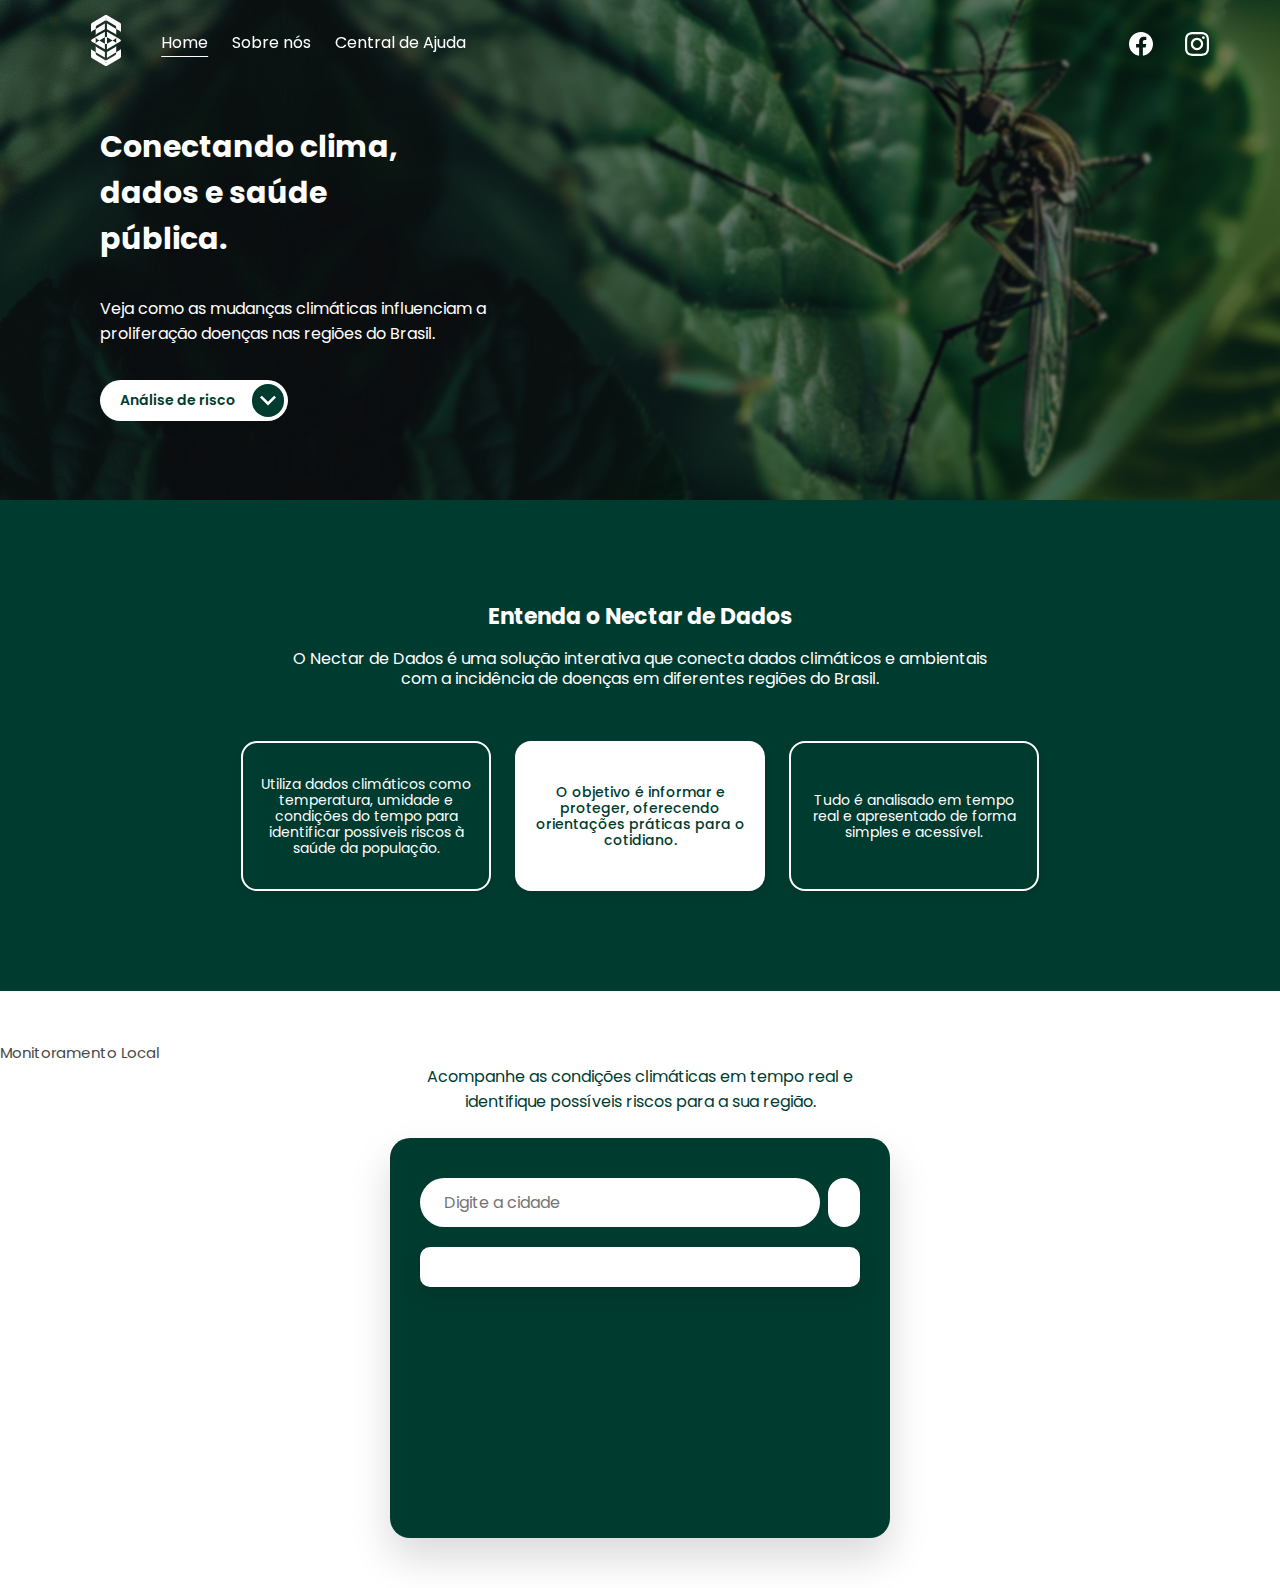
<file: index.html>
<!DOCTYPE html>
<html lang="pt-br">

<head>
    <meta charset="UTF-8">
    <meta name="viewport" content="width=device-width, initial-scale=1.0">

    <link rel="stylesheet" href="./css/style.css">
    <link rel="stylesheet" href="/css/style-index.css">
    <script src="./js/index.js" defer></script>
    <script src="/js/solution.js" defer></script>

    <!-- Ícones do Font Awesome -->
    <link rel="stylesheet" href="https://use.fontawesome.com/releases/v5.6.3/css/all.css"
        integrity="sha384-UHRtZLI+pbxtHCWp1t77Bi1L4ZtiqrqD80Kn4Z8NTSRyMA2Fd33n5dQ8lWUE00s/" crossorigin="anonymous">

    <!-- Ícones do Google Material -->
    <link rel="stylesheet"
        href="https://fonts.googleapis.com/css2?family=Material+Symbols+Outlined:opsz,wght,FILL,GRAD@24,400,0,0" />
    <title>Nectar de Dados</title>
</head>

<body>
    <header>


        <!-- Cabeçalho principal -->
        <div class="header-content">
            <div class="start-header">
                <!-- Logos -->
                <div class="img-logo">
                    <img src="./img/logo.svg" alt="Logo do Nectar de Dados">
                </div>

                <!-- Menu de navegação desktop -->
                <nav class="menu" id="inicio" aria-label="Menu principal">
                    <ul>
                        <li><a id="active" href="#">Home</a></li>
                        <li><a href="./assets/sobre.html">Sobre nós</a></li>
                        <li><a href="./assets/central.html">Central de Ajuda</a></li>
                    </ul>
                </nav>
            </div>

            <!-- Botão de abrir menu mobile -->
            <div class="btn-abrir-menu" id="btn-menu">
                <span class="material-symbols-outlined icon" aria-label="Abrir menu">menu</span>
            </div>

            <!-- Menu mobile -->
            <div class="menu-mobile" id="menu-mobile">
                <div class="btn-fechar">
                    <span class="material-symbols-outlined icon" aria-label="Fechar menu">close</span>
                </div>
                <nav aria-label="Menu mobile">
                    <ul>
                        <li><a id="active" href="#">Home</a></li>
                        <li><a href="./assets/sobre.html">Sobre nós</a></li>
                        <li><a href="./assets/central.html">Central de Ajuda</a></li>
                </nav>
            </div>
            <div class="overlay-menu" id="overlay-menu"></div>


            <!-- Redes sociais no topo -->
            <div class="topo">
                <ul class="box-redes-sociais" aria-label="Redes sociais">
                    <li class="facebook">
                        <a href="#" target="_blank" referrerpolicy="no-referrer"
                            aria-label="Ir para o Facebook do Necta de Dados"><img src="./img/facebook.svg"
                                alt="Logo do Facebook"></a>
                    </li>
                    <li class="instagram">
                        <a href="#" target="_blank" referrerpolicy="no-referrer"
                            aria-label="Ir para o Instagram do Necta de Dados"><img src="./img/instagram.svg"
                                alt="Logo do Instagram"></a>
                    </li>
                </ul>
            </div>
        </div>
    </header>


    <main>
        <section class="hero">
            <h1>Conectando clima, dados e saúde pública.</h1>
            <p>Veja como as mudanças climáticas influenciam a proliferação doenças nas regiões do Brasil.</p>

            <div class="button-topo">
                <a href="#">Análise de risco <img src="./img/arrow-drop-material.svg" alt=""></a>
            </div>
        </section>



        <section class="container-entenda">
            <div class="text-entenda">
                <h2>Entenda o Nectar de Dados</h2>
                <p>O Nectar de Dados é uma solução interativa que conecta dados climáticos e ambientais com a incidência
                    de doenças em diferentes regiões do Brasil.</p>
            </div>

            <div class="gp-card">
                <article class="card">
                    <p>Utiliza dados climáticos como temperatura, umidade e condições do tempo para identificar
                        possíveis riscos à saúde da população. </p>
                </article>

                <article class="card-white">
                    <p>O objetivo é informar e proteger, oferecendo orientações práticas para o cotidiano.</p>
                </article>

                <article class="card">
                    <p>Tudo é analisado em tempo real e apresentado de forma simples e acessível.</p>
                </article>
            </div>
        </section>

        <section class="container-monitoramento">
            <h2>Monitoramento Local</h2>
            <p>Acompanhe as condições climáticas em tempo real e identifique possíveis riscos para a sua região.</p>

            <div class="container-solution">
                <form id="weather-form">
                    <input type="text" id="city-input" placeholder="Digite a cidade" autocomplete="off" required>
                    <button type="submit"><i class="fas fa-search"></i></button>
                </form>

                <div class="weather-result" id="weather-result"></div>

                <div class="export-buttons" id="export-buttons">
                    <button id="export-json">Exportar JSON</button>
                    <button id="export-csv">Exportar CSV</button>
                    <button id="export-txt">Exportar TXT</button>
                </div>
        </section>
    </main>


</body>

</html>
</file>
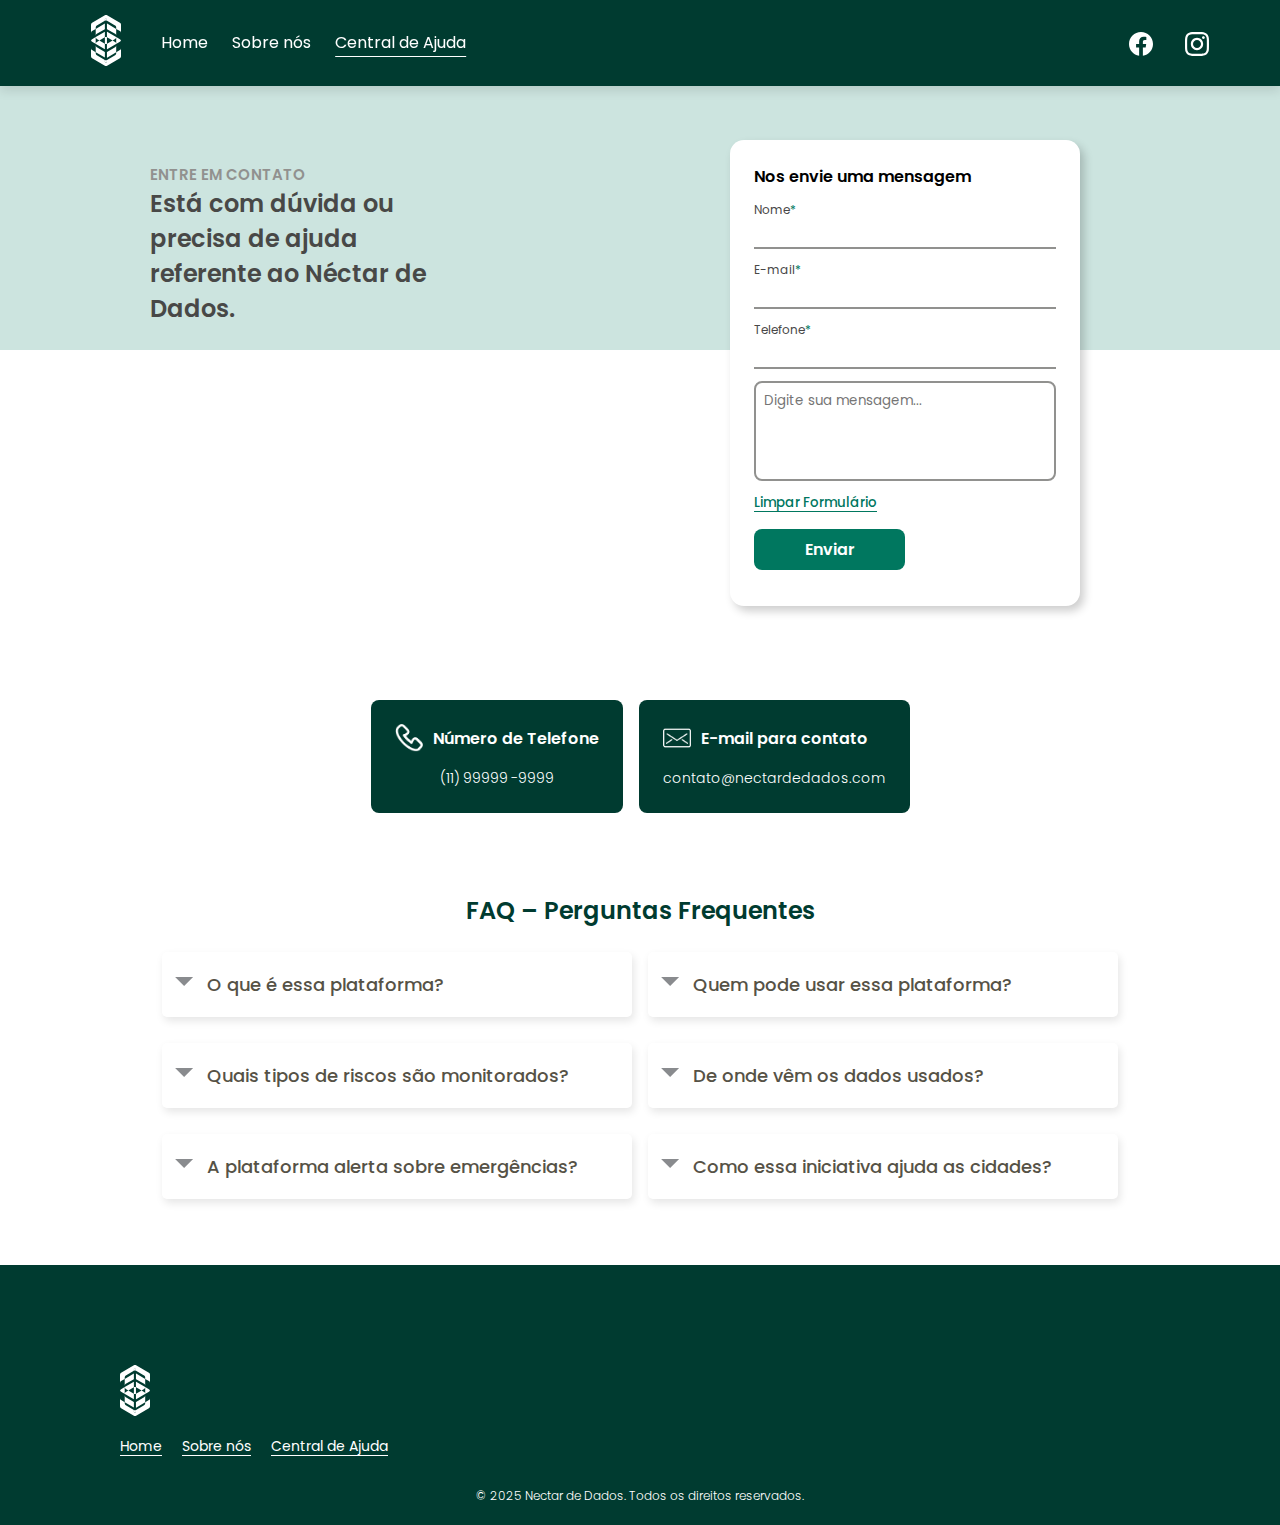
<file: assets/central.html>
<!DOCTYPE html>
<html lang="pt-br">

<head>
    <meta charset="UTF-8">
    <meta name="viewport" content="width=device-width, initial-scale=1.0">

    <link rel="stylesheet" href="../css/style.css">
    <link rel="stylesheet" href="../css/style-contact.css">
    <script src="../js/index.js" defer></script>
    <script src="../js/central.js" defer></script>

    <!-- Ícones do Google Material -->
    <link rel="stylesheet"
        href="https://fonts.googleapis.com/css2?family=Material+Symbols+Outlined:opsz,wght,FILL,GRAD@24,400,0,0" />
    <title>Central de Ajuda Nectar de Dados</title>
</head>

<body>
    <header>


        <!-- Cabeçalho principal -->
        <div class="header-content">
            <div class="start-header">
                <!-- Logos -->
                <div class="img-logo">
                    <img src="../img/logo.svg" alt="Logo do Nectar de Dados">
                </div>

                <!-- Menu de navegação desktop -->
                <nav class="menu" id="inicio" aria-label="Menu principal">
                    <ul>
                        <li><a href="../index.html">Home</a></li>
                        <li><a href="./sobre.html">Sobre nós</a></li>
                        <li><a id="active" href="#">Central de Ajuda</a></li>
                    </ul>
                </nav>
            </div>

            <!-- Botão de abrir menu mobile -->
            <div class="btn-abrir-menu" id="btn-menu">
                <span class="material-symbols-outlined icon" aria-label="Abrir menu">menu</span>
            </div>

            <!-- Menu mobile -->
            <div class="menu-mobile" id="menu-mobile">
                <div class="btn-fechar">
                    <span class="material-symbols-outlined icon" aria-label="Fechar menu">close</span>
                </div>
                <nav aria-label="Menu mobile">
                    <ul>
                        <li><a href="../index.html">Home</a></li>
                        <li><a href="./sobre.html">Sobre nós</a></li>
                        <li><a id="active" href="#">Central de Ajuda</a></li>
                </nav>
            </div>
            <div class="overlay-menu" id="overlay-menu"></div>


            <!-- Redes sociais no topo -->
            <div class="topo">
                <ul class="box-redes-sociais" aria-label="Redes sociais">
                    <li class="facebook">
                        <a href="#" target="_blank" referrerpolicy="no-referrer"
                            aria-label="Ir para o Facebook do Necta de Dados"><img src="../img/facebook.svg"
                                alt="Logo do Facebook"></a>
                    </li>
                    <li class="instagram">
                        <a href="#" target="_blank" referrerpolicy="no-referrer"
                            aria-label="Ir para o Instagram do Necta de Dados"><img src="../img/instagram.svg"
                                alt="Logo do Instagram"></a>
                    </li>
                </ul>
            </div>
        </div>
    </header>


    <main>
        <section class="contact-form">
            <div class="text-contact">
                <h2>ENTRE EM CONTATO</h2>
                <h1>Está com dúvida ou precisa de ajuda referente ao Néctar de Dados.</h1>
            </div>

            <form novalidate>
                <fieldset>
                    <legend>Nos envie uma mensagem</legend>
                    <div class="dados">
                        <label for="idNome">Nome<strong>*</strong></label>
                        <input type="text" name="nome" id="idNome" minlength="3" maxlength="100" required type="text">
                    </div>
                    <div class="dados">
                        <label for="idEmail">E-mail<strong>*</strong></label>
                        <input type="email" name="email" id="idEmail" minlength="5" maxlength="50" required
                            type="email">
                    </div>
                    <div class="dados">
                        <label for="idTel">Telefone<strong>*</strong></label>
                        <input type="tel" name="tel" id="idTel" minlength="10" maxlength="15" required type="tel"
                            pattern="^\(?\d{2}\)?\s?\d{4,5}-?\d{4}$">
                    </div>
                    <div class="dados">
                        <label for="mensagem"></label>
                        <textarea id="mensagem" name="mensagem" rows="4" placeholder="Digite sua mensagem..."
                            required></textarea>
                    </div>
                    <div class="dados">
                        <button type="reset" id="btnReset">Limpar Formulário</button>
                        <button type="submit" id="btnEnviar">Enviar</button>
                    </div>
                </fieldset>
            </form>
        </section>

        <section class="contact-info">
            <article>
                <div class="info-top">
                    <img src="../img/phone.png" alt="Ícone de telefone">
                    <h3>Número de Telefone</h3>
                </div>
                <strong>(11)</strong> <strong> 99999</strong> <strong>-9999</strong>
            </article>

            <article>
                <div class="info-top">
                    <img src="../img/email.png" alt="Ícone de email">
                    <h3>E-mail para contato</h3>
                </div>
                <p>contato@nectardedados.com</p>
            </article>
        </section>


        <section class="container-faq" id="container-tele" role="tabpanel" aria-labelledby="tele">
            <fieldset>
                <legend>FAQ – Perguntas Frequentes</legend>
                <form>
                    <ul class="faq">
                        <!-- perguntas e respostas -->
                        <li>
                            <input type="radio" name="acordeon" id="primeiro">
                            <label for="primeiro" aria-controls="resposta1" aria-expanded="false">O que é essa
                                plataforma?</label>
                            <div class="resposta" id="resposta1">
                                <p>É uma ferramenta interativa que apresenta dados climáticos e ambientais com foco em
                                    riscos urbanos, ajudando a população a compreender e se prevenir contra situações
                                    como calor extremo, enchentes e qualidade do ar ruim.</p>
                            </div>
                        </li>
                        <li>
                            <input type="radio" name="acordeon" id="segundo">
                            <label for="segundo" aria-controls="resposta2" aria-expanded="false">Quem pode usar essa
                                plataforma?</label>
                            <div class="resposta" id="resposta2">
                                <p>Qualquer pessoa! A interface é intuitiva e pensada para ser acessível a todos,
                                    incluindo moradores de áreas vulneráveis, estudantes, profissionais da saúde e
                                    gestores públicos.
                                </p>
                            </div>
                        </li>
                        <li>
                            <input type="radio" name="acordeon" id="terceiro">
                            <label for="terceiro" aria-controls="resposta3" aria-expanded="false">Quais tipos de riscos
                                são monitorados?</label>
                            <div class="resposta" id="resposta3">
                                <p>A plataforma avalia riscos como ondas de calor, alagamentos, umidade excessiva, clima
                                    seco e situações que favorecem doenças respiratórias ou de veiculação hídrica.</p>
                            </div>
                        </li>
                        <li>
                            <input type="radio" name="acordeon" id="quarto">
                            <label for="quarto" aria-controls="resposta4" aria-expanded="false">De onde vêm os dados
                                usados?</label>
                            <div class="resposta" id="resposta4">
                                <p>Os dados são obtidos a partir de fontes públicas e confiáveis, como APIs
                                    meteorológicas e bases de dados ambientais.</p>
                            </div>
                        </li>
                        <li>
                            <input type="radio" name="acordeon" id="quinto">
                            <label for="quinto" aria-controls="resposta5" aria-expanded="false">A plataforma alerta
                                sobre emergências?</label>
                            <div class="resposta" id="resposta5">
                                <p>Ela não substitui sistemas oficiais de alerta, mas oferece orientações preventivas
                                    com base nas condições atuais, auxiliando na preparação e resposta a eventos
                                    climáticos.</p>
                            </div>
                        </li>
                        <li>
                            <input type="radio" name="acordeon" id="sexto">
                            <label for="sexto" aria-controls="resposta6" aria-expanded="false">Como essa iniciativa
                                ajuda as cidades?</label>
                            <div class="resposta" id="resposta6">
                                <p>Ao tornar dados acessíveis, promove conscientização, contribui para ações preventivas
                                    e fortalece o planejamento urbano voltado à resiliência climática.</p>
                            </div>
                        </li>
                    </ul>
                </form>
            </fieldset>
        </section>
    </main>

    <footer>
        <img src="../img/logo.svg" alt="Logo do Nectar de Dados">

        <ul>
            <li><a href="../index.html">Home</a></li>
            <li><a href="./sobre.html">Sobre nós</a></li>
            <li><a href="#">Central de Ajuda</a></li>
        </ul>

        <p>&copy; 2025 Nectar de Dados. Todos os direitos reservados.</p>
    </footer>

    <div id="mensagem-flutuante">Formulário armazenado dentro do localStorage</div>
</body>

</html>
</file>
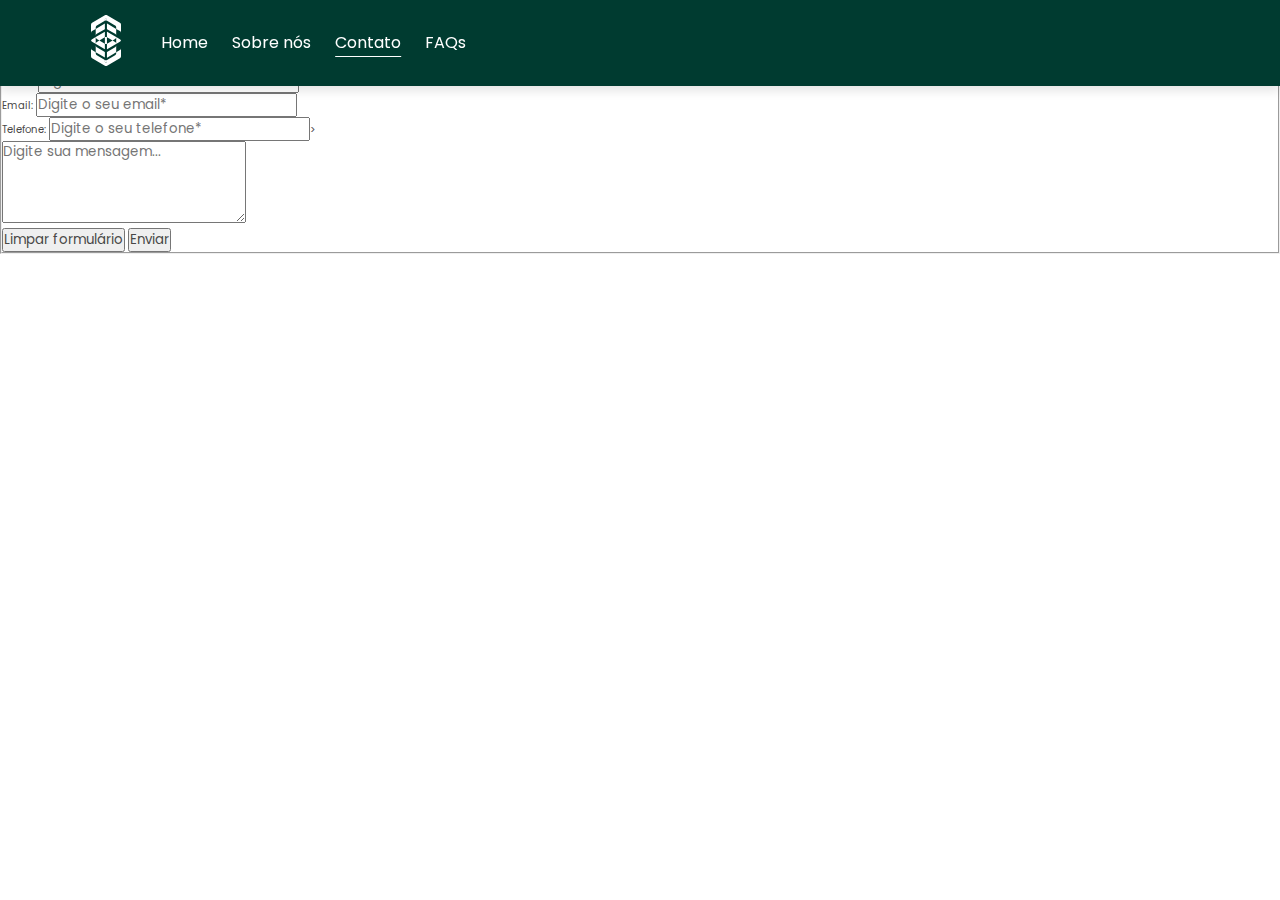
<file: assets/contato.html>
<!DOCTYPE html>
<html lang="pt-br">

<head>
    <meta charset="UTF-8">
    <meta name="viewport" content="width=device-width, initial-scale=1.0">

    <link rel="stylesheet" href="../css/style.css">
    <link rel="stylesheet" href="../css/style-about.css">
    <script src="../js/index.js" defer></script>

    <!-- Ícones do Font Awesome -->
    <link rel="stylesheet" href="https://use.fontawesome.com/releases/v5.6.3/css/all.css"
        integrity="sha384-UHRtZLI+pbxtHCWp1t77Bi1L4ZtiqrqD80Kn4Z8NTSRyMA2Fd33n5dQ8lWUE00s/" crossorigin="anonymous">

    <!-- Ícones do Google Material -->
    <link rel="stylesheet"
        href="https://fonts.googleapis.com/css2?family=Material+Symbols+Outlined:opsz,wght,FILL,GRAD@24,400,0,0" />
    <title>Sobre Nectar de Dados</title>
</head>

<body>
    <header>


        <!-- Cabeçalho principal -->
        <div class="header-content">
            <div class="start-header">
                <!-- Logos -->
                <div class="img-logo">
                    <img src="../img/logo.svg" alt="">
                </div>

                <!-- Menu de navegação desktop -->
                <nav class="menu" id="inicio" aria-label="Menu principal">
                    <ul>
                        <li><a href="../index.html">Home</a></li>
                        <li><a href="./sobre.html">Sobre nós</a></li>
                        <li><a id="active" href="#">Contato</a></li>
                        <li><a href="./faq.html">FAQs</a></li>
                        
                    </ul>
                </nav>
            </div>

            <!-- Botão de abrir menu mobile -->
            <div class="btn-abrir-menu" id="btn-menu">
                <span class="material-symbols-outlined icon" aria-label="Abrir menu">menu</span>
            </div>

            <!-- Menu mobile -->
            <div class="menu-mobile" id="menu-mobile">
                <div class="btn-fechar">
                    <span class="material-symbols-outlined icon" aria-label="Fechar menu">close</span>
                </div>
                <nav aria-label="Menu mobile">
                    <ul>
                        <li><a href="../index.html">Home</a></li>
                        <li><a href="./sobre.html">Sobre nós</a></li>
                        <li><a id="active" href="#">Contato</a></li>
                        <li><a href="./faq.html">FAQs</a></li>
                        
                </nav>
            </div>
            <div class="overlay-menu" id="overlay-menu"></div>


            <!-- Redes sociais no topo -->
            <div class="topo">
                <ul class="box-redes-sociais" aria-label="Redes sociais">
                    <li class="facebook">
                        <a href="#" target="_blank" referrerpolicy="no-referrer"
                            aria-label="Ir para o Facebook do IMREA"><i class="fab fa-facebook-f icon"></i></a>
                    </li>
                    <li class="instagram">
                        <a href="#" target="_blank" referrerpolicy="no-referrer"
                            aria-label="Ir para o Instagram do IMREA"><i class="fab fa-instagram icon"></i></a>
                    </li>
                </ul>
            </div>
        </div>
    </header>


    <main>
        <section class="contact-form">
            <div class="text-contact">
                <h2>ENTRE EM CONTATO</h2>
                <h1>Está com dúvida ou precisa de ajuda referente ao projeto.</h1>
            </div>

            <form novalidate>
                <fieldset>
                    <legend>Dados para contato</legend>
                    <div>
                        <label for="idNome">Nome:</label>
                        <input type="text" name="nome" id="idNome" placeholder="Digite o seu nome*" minlength="3" maxlength="100"
                            required type="text">
                    </div>
                    <div>
                        <label for="idEmail">Email:</label>
                        <input type="email" name="email" id="idEmail" placeholder="Digite o seu email*" minlength="5" maxlength="50"
                            required type="email">
                    </div>
                    <div>
                        <label for="idTel">Telefone:</label>
                        <input type="tel" name="tel" id="idTel" placeholder="Digite o seu telefone*" minlength="10" maxlength="15"
                            required type="tel" pattern="^\(?\d{2}\)?\s?\d{4,5}-?\d{4}$">>
                    </div>
                    <div>
                        <label for="mensagem"></label>
                        <textarea id="mensagem" name="mensagem" rows="4" placeholder="Digite sua mensagem..."
                            required></textarea>
                    </div>
                    <div>
                        <button type="reset" id="btnReset">Limpar formulário</button>
                        <button type="submit" id="btnEnviar">Enviar</button>
                    </div>
                </fieldset>
            </form>
        </section>
    </main>
</body>

</html>
</file>
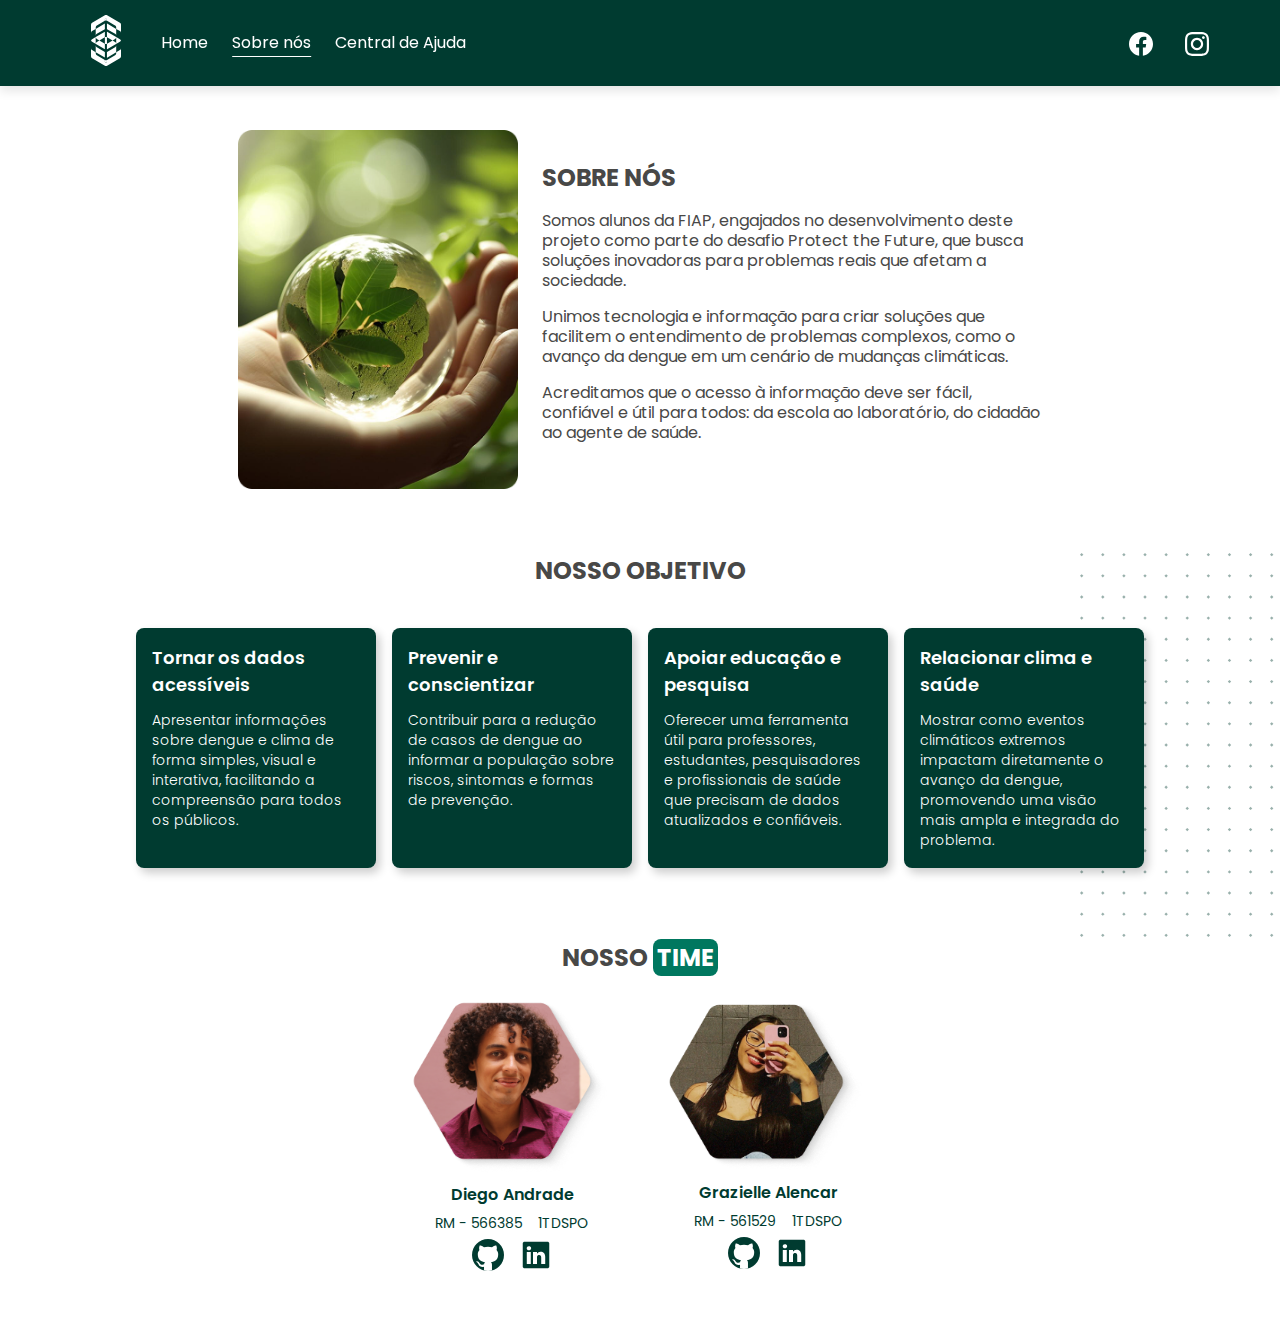
<file: assets/sobre.html>
<!DOCTYPE html>
<html lang="pt-br">

<head>
    <meta charset="UTF-8">
    <meta name="viewport" content="width=device-width, initial-scale=1.0">

    <link rel="stylesheet" href="../css/style.css">
    <link rel="stylesheet" href="../css/style-about.css">
    <script src="../js/index.js" defer></script>

    <!-- Ícones do Google Material -->
    <link rel="stylesheet"
        href="https://fonts.googleapis.com/css2?family=Material+Symbols+Outlined:opsz,wght,FILL,GRAD@24,400,0,0" />
    <title>Sobre Nectar de Dados</title>
</head>

<body>
    <header>


        <!-- Cabeçalho principal -->
        <div class="header-content">
            <div class="start-header">
                <!-- Logos -->
                <div class="img-logo">
                    <img src="../img/logo.svg" alt="Logo do Nectar de Dados">
                </div>

                <!-- Menu de navegação desktop -->
                <nav class="menu" id="inicio" aria-label="Menu principal">
                    <ul>
                        <li><a href="../index.html">Home</a></li>
                        <li><a id="active" href="#">Sobre nós</a></li>
                        <li><a href="./central.html">Central de Ajuda</a></li>
                    </ul>
                </nav>
            </div>

            <!-- Botão de abrir menu mobile -->
            <div class="btn-abrir-menu" id="btn-menu">
                <span class="material-symbols-outlined icon" aria-label="Abrir menu">menu</span>
            </div>

            <!-- Menu mobile -->
            <div class="menu-mobile" id="menu-mobile">
                <div class="btn-fechar">
                    <span class="material-symbols-outlined icon" aria-label="Fechar menu">close</span>
                </div>
                <nav aria-label="Menu mobile">
                    <ul>
                        <li><a href="../index.html">Home</a></li>
                        <li><a id="active" href="#">Sobre nós</a></li>
                        <li><a href="./central.html">Central de Ajuda</a></li>
                    </ul>
                </nav>
            </div>
            <div class="overlay-menu" id="overlay-menu"></div>


            <!-- Redes sociais no topo -->
            <div class="topo">
                <ul class="box-redes-sociais" aria-label="Redes sociais">
                    <li class="facebook">
                        <a href="#" target="_blank" referrerpolicy="no-referrer"
                            aria-label="Ir para o Facebook do Necta de Dados"><img src="../img/facebook.svg" alt="Logo do Facebook"></a>
                    </li>
                    <li class="instagram">
                        <a href="#" target="_blank" referrerpolicy="no-referrer"
                            aria-label="Ir para o Instagram do Necta de Dados"><img src="../img/instagram.svg" alt="Logo do Instagram"></a>
                    </li>
                </ul>
            </div>
        </div>
    </header>

    <main>
        <section class="sobre">
            <img src="../img/img-sobre.png" alt="">

            <div class="info-sobre">
                <h2>SOBRE NÓS</h2>
                <p>Somos alunos da FIAP, engajados no desenvolvimento deste projeto como parte do desafio Protect the
                    Future, que busca soluções inovadoras para problemas reais que afetam a sociedade.</p>

                <p>Unimos tecnologia e informação para criar soluções que facilitem o entendimento de problemas
                    complexos, como o avanço da dengue em um cenário de mudanças climáticas.</p>

                <p>Acreditamos que o acesso à informação deve ser fácil, confiável e útil para todos: da escola ao
                    laboratório, do cidadão ao agente de saúde.</p>
            </div>
        </section>

        <section class="obj">
            <img class="img-team" src="../img/style-background.svg" alt="">
            <h2>NOSSO OBJETIVO</h2>

            <div class="card-obj">
                <article>
                    <h3>Tornar os dados acessíveis</h3>
                    <p>Apresentar informações sobre dengue e clima de forma simples, visual e interativa, facilitando a
                        compreensão para todos os públicos.</p>
                </article>

                <article>
                    <h3>Prevenir e conscientizar</h3>
                    <p>Contribuir para a redução de casos de dengue ao informar a população sobre riscos, sintomas e
                        formas de prevenção.</p>
                </article>

                <article>
                    <h3>Apoiar educação e pesquisa</h3>
                    <p>Oferecer uma ferramenta útil para professores, estudantes, pesquisadores e profissionais de saúde
                        que precisam de dados atualizados e confiáveis.</p>
                </article>

                <article>
                    <h3>Relacionar clima e saúde</h3>
                    <p>Mostrar como eventos climáticos extremos impactam diretamente o avanço da dengue, promovendo uma
                        visão mais ampla e integrada do problema.</p>
                </article>
            </div>
        </section>

        <section class="team">

            <h2>NOSSO <strong>TIME</strong></h2>

            <div class="gp-card">
                <article class="card">
                    <div class="card-image">
                        <img src="../img/img-diego.png" alt="Imagem do integrante Diego Andrade">
                    </div>
                    <div class="card-info">
                        <h3>Diego Andrade</h3>
                        <div class="paragraph-about">
                            <p>RM - 566385</p>
                            <p>1TDSPO</p>
                        </div>
                    </div>
                    <div class="card-icons">
                        <a href="https://github.com/diandrade" target="_blank" referrerpolicy="no-referrer"><img
                                src="../img/github.svg" alt="Logo do github"></a>
                        <a href="https://www.linkedin.com/in/andradedossantosdiego?utm_source=share&utm_campaign=share_via&utm_content=profile&utm_medium=android_app"
                            target="_blank" referrerpolicy="no-referrer"><img src="../img/linkedin.svg"
                                alt="Logo do linkedin"></a>
                    </div>
                </article>

                <article class="card">
                    <div class="card-image">
                        <img src="../img/img-grazi.png" alt="Imagem da integrante Grazielle Alencar">
                    </div>
                    <div class="card-info">
                        <h3>Grazielle Alencar</h3>
                        <div class="paragraph-about">
                            <p>RM - 561529</p>
                            <p>1TDSPO</p>
                        </div>
                    </div>
                    <div class="card-icons">
                        <a href="https://github.com/grazialencar" target="_blank" rel="noreferrer"><img
                                src="../img/github.svg" alt="Logo do github"></a>
                        <a href="https://www.linkedin.com/in/grazielle-alencar/" target="_blank" rel="noreferrer"><img
                                src="../img/linkedin.svg" alt="Logo do linkedin"></a>
                    </div>
                </article>
            </div>
        </section>
    </main>
</body>

</html>
</file>
<file: css/style.css>
@import url(https://fonts.googleapis.com/css2?family=Poppins:ital,wght@0,100;0,200;0,300;0,400;0,500;0,600;0,700;0,800;0,900;1,100;1,200;1,300;1,400;1,500;1,600;1,700;1,800;1,900&family=Source+Sans+3:ital,wght@0,200..900;1,200..900&display=swap);*{margin:0;padding:0;box-sizing:border-box;font-family:"Poppins",sans-serif;font-weight:400;font-style:normal;color:#484847}html{font-size:62.5%}header{background-color:#003B30;box-shadow:0 5px 10px rgb(0 0 0 / .1);position:fixed;z-index:999;width:100%;padding-top:1rem}.topo{display:none}.header-content{display:flex;padding:10px 0;justify-content:space-between;align-items:center}.header-content .img-logo{margin-left:40px}.header-content .start-header .img-logo img{width:30px}.start-header{display:flex;align-items:center;gap:40px}.menu{display:none}.btn-abrir-menu .icon{color:#fff;font-size:4rem;display:block;margin:0 20px}.btn-abrir-menu .icon:focus{outline:2.5px solid #000}.menu-mobile{background:#003B30;height:100%;position:fixed;top:0;right:0;z-index:99999999;width:0%;overflow:hidden;transition:.5s;display:block}.menu-mobile.abir-menu{width:50%}.menu-mobile.abir-menu~.overlay-menu{display:block}.menu-mobile .btn-fechar .icon{color:#fff;font-size:3rem;display:block}.menu-mobile .btn-fechar{padding:20px 5%}.menu-mobile nav ul{text-align:center;list-style-type:none;text-decoration:none}.menu-mobile nav ul #active{background-color:#fff;color:#00775F}.menu-mobile nav ul li a{color:#fff;font-optical-sizing:auto;font-size:2rem;padding:20px 8%;gap:70px;display:block;text-decoration:none}.menu-mobile nav ul li a:hover{background-color:#fff;color:#00775F}.overlay-menu{background-color:#0000009c;width:100%;height:100%;position:fixed;top:0;left:0;z-index:9999999;display:none}footer{background-color:#003B30;color:#fff;padding:40px 20px 10px;display:flex;flex-direction:column;justify-content:center;gap:20px}footer img{width:30px;height:auto}footer ul{display:flex;gap:20px}footer li{list-style:none}footer li a{color:#fff;font-size:1.4rem;text-underline-offset:4px}footer p{font-size:1.2rem;text-align:center;margin-top:10px;color:#fff}@media (min-width:768px){.topo{display:block}.header-content .topo .box-redes-sociais{display:flex;background:#fff0;justify-content:flex-end;gap:32px;padding:0 20px;padding-top:8px}.header-content .topo .box-redes-sociais li a{text-decoration:none;overflow:hidden}.header-content .topo .box-redes-sociais li a img{width:24px;transition:transform 0.3s ease}.header-content .topo .box-redes-sociais li{list-style:none}.header-content .topo .box-redes-sociais li a img:hover{transform:scale(1.2)}header{padding:5px 4%}.header-content{justify-content:space-between}.menu-mobile{display:none}.btn-abrir-menu{display:none}.menu{display:flex}.menu ul{display:flex;justify-content:center;gap:24px}.menu #active{text-decoration:underline;text-underline-offset:8px;transition:text-underline-offset 0.3s ease}.menu ul li{list-style:none}.menu ul li a{text-decoration:none;color:#fff;font-size:1.6rem;padding:16px 0}.menu ul li a:hover{text-decoration:underline;text-underline-offset:8px;transition:text-underline-offset 0.3s ease}.menu ul li a:focus{border:2.5px solid #000}.header-content input{margin:0 8px;width:150px}}@media (min-width:992px){footer{padding:10rem 12rem 20px}}@media (min-width:1300px){.menu ul{gap:24px}}
</file>
<file: css/style-index.css>
header{background-color:#fff0;box-shadow:none}.hero{background-image:url(../img/fundo-index-mobile.png);background-repeat:no-repeat;background-size:cover;background-position:center;padding:100px 0;height:500px}.hero h1{color:#fff;font-size:2.6rem;font-weight:700;margin:24px 0;margin-left:34px;max-width:300px}.hero p{color:#fff;font-size:1.4rem;margin:34px;max-width:400px}.hero .button-topo{background:var(--Brand-Primary-100,#FFF);display:inline-block;padding:4px 4px 4px 20px;margin-left:34px;border-radius:24px}.hero .button-topo a{text-decoration:none;color:#003B30;display:flex;align-items:center;justify-content:center;font-size:1.4rem;font-weight:600;gap:16px}.hero .button-topo a img{background-color:#003B30;border-radius:16px;width:32px;padding-top:1px}.hero .button-topo a img:hover{transition:0.3s ease;transform:scale(1.1)}.container-entenda{background-color:#003B30;padding:64px 34px;display:flex;flex-direction:column;gap:52px;justify-content:center;margin-bottom:5rem}.container-entenda .text-entenda{text-align:center}.container-entenda .text-entenda h2{color:#fff;font-size:2.2rem;font-weight:700;margin-bottom:16px}.container-entenda .text-entenda p{color:#fff;font-size:1.6rem;line-height:2rem;max-width:700px;margin:0 auto}.container-entenda .gp-card{display:flex;flex-wrap:wrap;justify-content:center;align-items:center;gap:24px}.container-entenda .gp-card .card{border:2px solid #fff;border-radius:16px;padding:12px;width:250px;height:150px;box-shadow:0 4px 8px rgb(0 0 0 / .1);text-align:center;display:flex;flex-direction:column;justify-content:center}.container-entenda .gp-card .card p{color:#fff;font-size:1.4rem;line-height:1.6rem}.container-entenda .gp-card .card-white{background-color:#fff;border-radius:16px;padding:12px;width:250px;height:150px;box-shadow:0 4px 8px rgb(0 0 0 / .1);text-align:center;display:flex;flex-direction:column;justify-content:center}.container-entenda .gp-card .card-white p{color:#003B30;font-weight:500;font-size:1.4rem;line-height:1.6rem}.container-entenda .gp-card .card:hover,.card-white:hover{transform:scale(1.05);transition:transform 0.3s ease}.container-monitoramento{margin:5rem 0}.container-monitoramento #h2{color:#003B30;font-size:2.4rem;font-weight:700;text-align:center;margin-bottom:24px}.container-monitoramento p{color:#003B30;font-size:1.6rem;text-align:center;padding:0 20px;padding-bottom:24px;max-width:500px;margin:0 auto}.container-solution{margin:0 auto;min-height:400px;width:90vw;max-width:500px;background-color:#003B30;border-radius:20px;box-shadow:0 20px 40px rgb(0 0 0 / .15);padding:40px 30px;display:flex;flex-direction:column;gap:20px}form{display:flex;justify-content:space-between;gap:8px;overflow:hidden}form input{flex:1;padding:12px;padding-left:24px;border:none;outline:none;font-size:16px;background-color:#fff;border-radius:32px;width:80%}form button{padding:12px 16px;background-color:#fff;border:none;cursor:pointer;transition:background 0.3s;border-radius:34px}form button i{color:#003B30;font-size:20px}form button:hover{background-color:#487c73}.weather-result{text-align:center;padding:20px;background-color:#fff;border-radius:10px;box-shadow:0 10px 20px rgb(0 0 0 / .1)}.weather-result h2{margin-bottom:10px}.weather-result p{font-size:18px;margin-top:5px}.alerta{margin-top:20px;padding:15px;border-radius:10px;font-weight:700;background-color:#fff3cd;color:#856404;border:1px solid #ffeeba;text-align:left;font-size:16px}.alerta strong{font-size:16px}.export-buttons{display:none;justify-content:center;gap:8px;flex-wrap:wrap;text-align:center;width:100%}.export-buttons button{padding:10px 16px;background-color:#487c73;color:#fff;border:none;border-radius:8px;font-size:14px;cursor:pointer;transition:background 0.3s}.export-buttons button:hover{background-color:#225048}.efeito-hero,.efeito-text,.efeito-card1,.efeito-card2,.efeito-car3,.efeito-form,.efeito-btn{visibility:hidden}@media (min-width:768px){.hero{background-image:url(../img/fundo-index.png);height:500px}.hero h1,.hero p,.hero .button-topo{margin-left:10rem}}@media (min-width:992px){.hero h1{font-size:3rem}.hero p{font-size:1.6rem}.container-entenda{padding:100px 34px}}@media (min-width:1300px){.hero h1,.hero p,.hero .button-topo{margin-left:14rem}.container-entenda .text-entenda h2{font-size:2.8rem}.container-entenda .text-entenda p{font-size:1.8rem;max-width:800px}}
</file>
<file: css/style-contact.css>
.contact-form{display:flex;flex-wrap:wrap;justify-content:center;padding:50px 24px 0;background:#00775F33;min-height:70vh;position:relative}.contact-form .text-contact{padding-top:80px}.contact-form .text-contact h2{color:#91918F;font-weight:600}.contact-form .text-contact h1{font-weight:600;max-width:300px;font-size:2rem}.contact-form form{position:absolute;top:260px;background:#fff;border-radius:14px;padding:20px;width:300px;box-shadow:4px 5px 10px rgb(0 0 0 / .2);z-index:10}.contact-form form fieldset{border:none}.contact-form form fieldset legend{font-size:1.6rem;font-weight:600;color:#000}.contact-form form fieldset .dados{display:flex;flex-direction:column;margin:12px 0}.contact-form form fieldset .dados label{font-size:1.2rem}.contact-form form fieldset .dados label strong{color:#00775F}.contact-form form fieldset .dados input{border:none;border-bottom:2px solid #91918F;padding:4px}.contact-form form fieldset .dados textarea{padding:8px;border:2px solid #91918F;border-radius:8px;resize:none}.contact-form form fieldset .dados input:focus-visible,textarea:focus-visible{outline:#00775F auto 1px}.contact-form form fieldset .dados #btnReset{border:none;background:#fff0;color:#00775F;text-align:start;font-weight:500;text-decoration:underline;text-underline-offset:4px}.contact-form form fieldset .dados #btnEnviar{background:#00775F;color:#fff;width:50%;padding:8px 16px;border:none;border-radius:8px;font-size:1.6rem;font-weight:600;cursor:pointer;margin-top:16px}.contact-info{display:flex;flex-wrap:wrap;justify-content:center;align-items:center;padding:240px 0 24px;gap:16px;position:relative}.contact-info article{background:#003B30;padding:24px 24px;border-radius:8px;text-align:center}.contact-info .info-top{display:flex;align-items:center;gap:10px;margin-bottom:16px}.contact-info .info-top img{width:28px}.contact-info .info-top h3{color:#fff;font-size:1.6rem;font-weight:600}.contact-info article strong,p{color:#fff;font-size:1.4rem;text-align:center;font-weight:300;pointer-events:none;text-decoration:none}#mensagem-flutuante{color:#fff;background-color:#00775F;font-size:1.4rem;font-weight:600;border-radius:10px;padding:12px 20px;box-shadow:0 4px 12px rgb(0 0 0 / .2);position:fixed;top:20px;left:50%;transform:translateX(-50%);opacity:0;transition:opacity 0.9s ease-in-out,transform 0.9s ease-in-out;z-index:1000;pointer-events:none}#mensagem-flutuante.mostrar{opacity:1;transform:translateX(-50%) translateY(0)}.erro{font-size:1.2rem;display:block;color:red}.container-faq{padding:56px 12px;max-width:1200px;margin:0 auto}.container-faq fieldset{border:none}.container-faq legend{font-weight:600;margin-bottom:24px;text-align:center;font-size:2.4rem;color:#003B30}.faq{width:100%;list-style:none;display:flex;flex-direction:column;gap:16px;justify-content:center}.faq li{width:100%;margin-bottom:10px;border-radius:5px}.faq li label{padding:15px 10px;font-size:1.8rem;font-weight:500;background-color:#fff;box-shadow:2px 4px 8px rgb(0 0 0 / .1);color:#565246;border-radius:5px;display:flex;align-items:center;cursor:pointer}.faq li label:hover{background-color:#e0dcdc}.faq li label:focus{outline:2px solid #000}.faq li label::before{content:url(../img/arrow-drop.png);margin-right:10px;font-size:2.4rem}.faq input[type="radio"]{display:none}.faq .resposta{padding:0 14px;background-color:#fff;line-height:2em;max-height:0;overflow:hidden;transition:max-height .3s,padding .3s}.faq .resposta p{font-size:1.8rem;color:#606267}.faq input[type="radio"]:checked+label{background-color:#EBEBEB;color:#000;border-radius:5px 5px 0 0;box-shadow:0 0 0 #fff0}.faq input[type="radio"]:checked+label::before{content:url(../img/arrow-up.png)}.faq input[type="radio"]:checked+label+.resposta{max-height:400px;padding:10px 15px 20px;background-color:#EBEBEB;color:#606267;border-radius:0 0 5px 5px}@media (max-width:320px){.contact-info{padding:400px 0 24px}}@media (min-width:768px){.contact-form{justify-content:space-between;padding:10% 15% 0;min-height:350px}.contact-form .text-contact h1{max-width:320px;font-size:2.4rem}.contact-form form{right:5%;top:140px}.contact-info{padding:350px 0 24px}}@media (min-width:992px){.contact-form{justify-content:space-between;padding:10% 150px 0;min-height:350px}.contact-form form{right:200px;top:140px;width:350px;padding:24px}.contact-form .text-contact{padding-top:35px}.contact-info{padding:350px 0 24px}.faq{flex-wrap:wrap;flex-direction:row}.faq li{width:40%}}@media (min-width:1300px){.contact-form{padding:10% 250px 0}.contact-form form{right:300px}.contact-form .text-contact{padding-top:20px}}@media (min-width:1600px){.contact-form{padding:8% 450px 0}.contact-form form{right:450px}.contact-form .text-contact{padding-top:0}}
</file>
<file: css/style-about.css>
.sobre{display:flex;flex-direction:column-reverse;padding:104px 20px 64px}.sobre .info-sobre h2{font-size:2.4rem;font-weight:700}.sobre .info-sobre p{font-size:1.4rem;line-height:2rem;margin:16px 0;max-width:400px}.sobre img{width:60%;max-width:200px;height:auto}.obj{position:relative}.obj .img-team{position:absolute;top:0;right:0;width:200px;z-index:-1;opacity:.4}.obj h2{font-size:2.4rem;font-weight:700;text-align:center;margin-bottom:32px}.obj .card-obj{display:flex;flex-wrap:wrap;justify-content:center;align-items:center;color:#fff}.obj .card-obj article{background:#003B30;padding:16px;border-radius:8px;margin:8px;width:70%;max-width:250px;height:220px;box-shadow:4px 5px 10px rgb(0 0 0 / .2)}.obj .card-obj article:hover{transform:scale(1.05);transition:transform 0.2s ease;cursor:pointer}.obj .card-obj article h3{font-size:1.8rem;color:#fff;font-weight:600;margin-bottom:12px}.obj .card-obj article p{font-size:1.4rem;line-height:2rem;color:#fff;font-weight:300}.team{margin:64px 20px}.team h2{font-size:2.4rem;font-weight:700;text-align:center;margin-bottom:16px}.team h2 strong{font-weight:700;background-color:#00775F;color:#fff;padding:2px 4px;border-radius:8px}.team .gp-card{display:flex;flex-wrap:wrap;justify-content:center;align-items:center;gap:56px}.team .gp-card .card{text-align:center}.team .gp-card .card .card-image img{width:200px}.team .gp-card .card .card-info h3{font-size:1.6rem;font-weight:600;margin-bottom:8px;color:#003B30}.team .gp-card .card .card-info .paragraph-about{font-size:1.4rem;line-height:1.6rem;display:flex;align-items:center;gap:16px;justify-content:center;margin-bottom:8px}.team .gp-card .card .card-info .paragraph-about p{color:#003B30}.team .gp-card .card .card-icons{display:flex;justify-content:center;gap:16px}.team .gp-card .card .card-icons img{width:32px}.team .gp-card .card .card-icons img:hover{transform:scale(1.1);transition:transform 0.3s ease;cursor:pointer}@media (min-width:728px){.sobre{flex-direction:row;justify-content:center;align-items:center;gap:24px;padding-top:130px}.sobre img{max-width:250px}}@media (min-width:992px){.obj .card-obj article{max-width:240px;height:240px}.sobre .info-sobre p{font-size:1.6rem;max-width:500px}.sobre img{max-width:280px}}@media (min-width:1300px){.obj .img-team{width:300px}}
</file>
